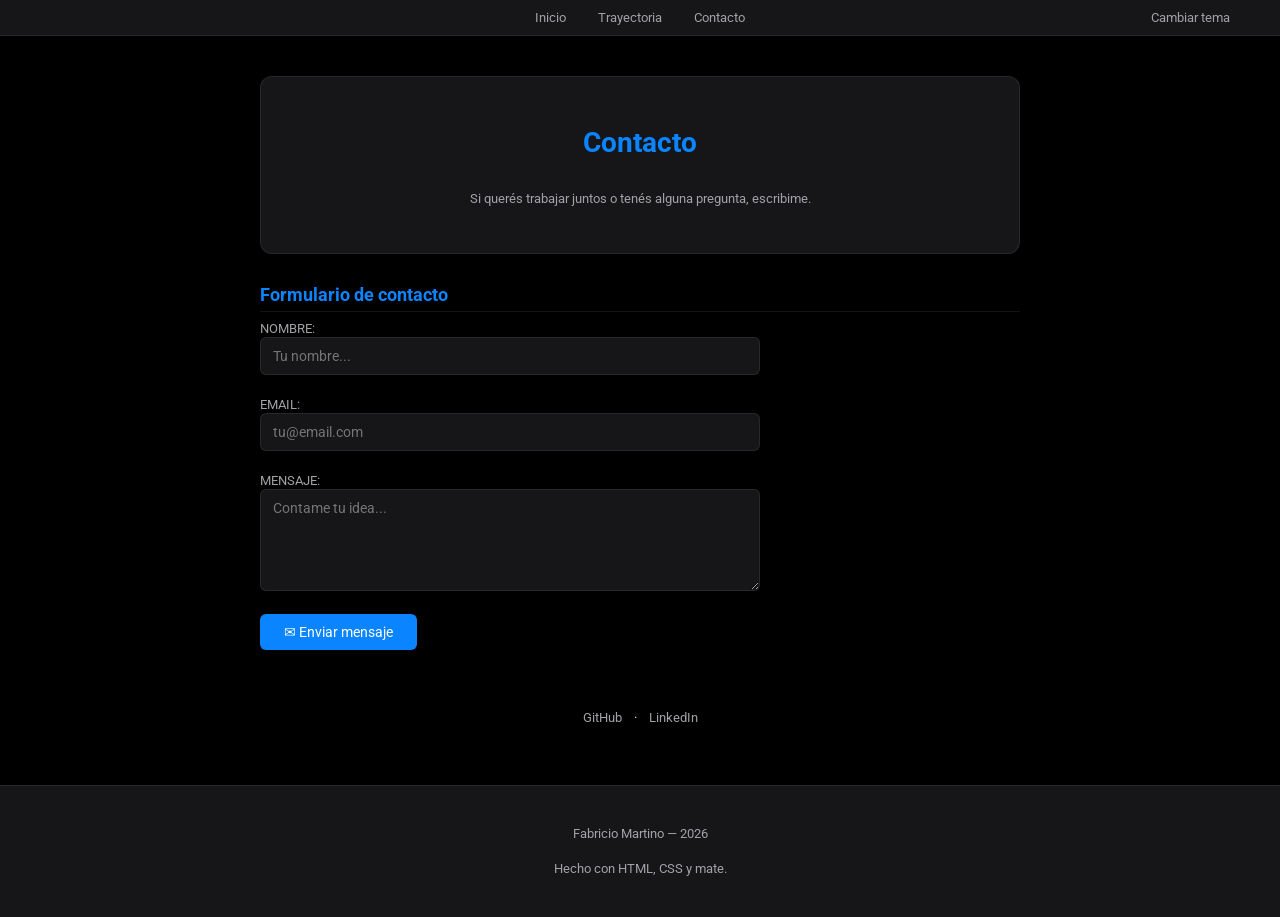
<file: html/contacto.html>
<!DOCTYPE html>
<html lang="es">
<head>
    <meta charset="UTF-8" />
    <meta name="viewport" content="width=device-width, initial-scale=1.0" />
    <title>Contacto — Fabricio Martino</title>
    <link rel="stylesheet" href="../css/estilos.css" />
    <link rel="preconnect" href="https://fonts.googleapis.com">
    <link href="https://fonts.googleapis.com/css2?family=Roboto&display=swap" rel="stylesheet">
</head>
<body>

    <nav>
        <a href="../index.html">Inicio</a>
        <a href="../html/trayectoria.html">Trayectoria</a>
        <a href="../html/contacto.html">Contacto</a>
        <button onclick="cambiarTema()">Cambiar tema</button>
    </nav>

    <main>

        <header>
            <h1>Contacto</h1>
            <p class="subtitulo">Si querés trabajar juntos o tenés alguna pregunta, escribime.</p>
        </header>

        <section id="contacto">
            <h2>Formulario de contacto</h2>
            <form action="https://formspree.io/f/myknvwpz" method="POST">
                <label for="nombre">Nombre:</label><br />
                <input type="text" id="nombre" name="nombre" placeholder="Tu nombre..." required /><br /><br />

                <label for="email">Email:</label><br />
                <input type="email" id="email" name="email" placeholder="tu@email.com" required /><br /><br />

                <label for="mensaje">Mensaje:</label><br />
                <textarea id="mensaje" name="mensaje" rows="5" placeholder="Contame tu idea..." required></textarea><br /><br />

                <button type="submit">✉ Enviar mensaje</button>
            </form>
        </section>

        <div class="redes">
            <a href="https://github.com" target="https://github.com/mateognovaresio">GitHub</a>
             <span>·</span>
             <a href="https://linkedin.com">LinkedIn</a>
        </div>

    </main>

    <footer>
        <p>Fabricio Martino — 2026</p>
        <p>Hecho con HTML, CSS y mate.</p>
    </footer>

    <script>
        if (localStorage.getItem("tema") === "claro") {
            document.body.classList.add("claro");
        }
        function cambiarTema() {
            document.body.classList.toggle("claro");
            var claro = document.body.classList.contains("claro");
            localStorage.setItem("tema", claro ? "claro" : "oscuro");
        }
    </script>

</body>
</html>
</file>
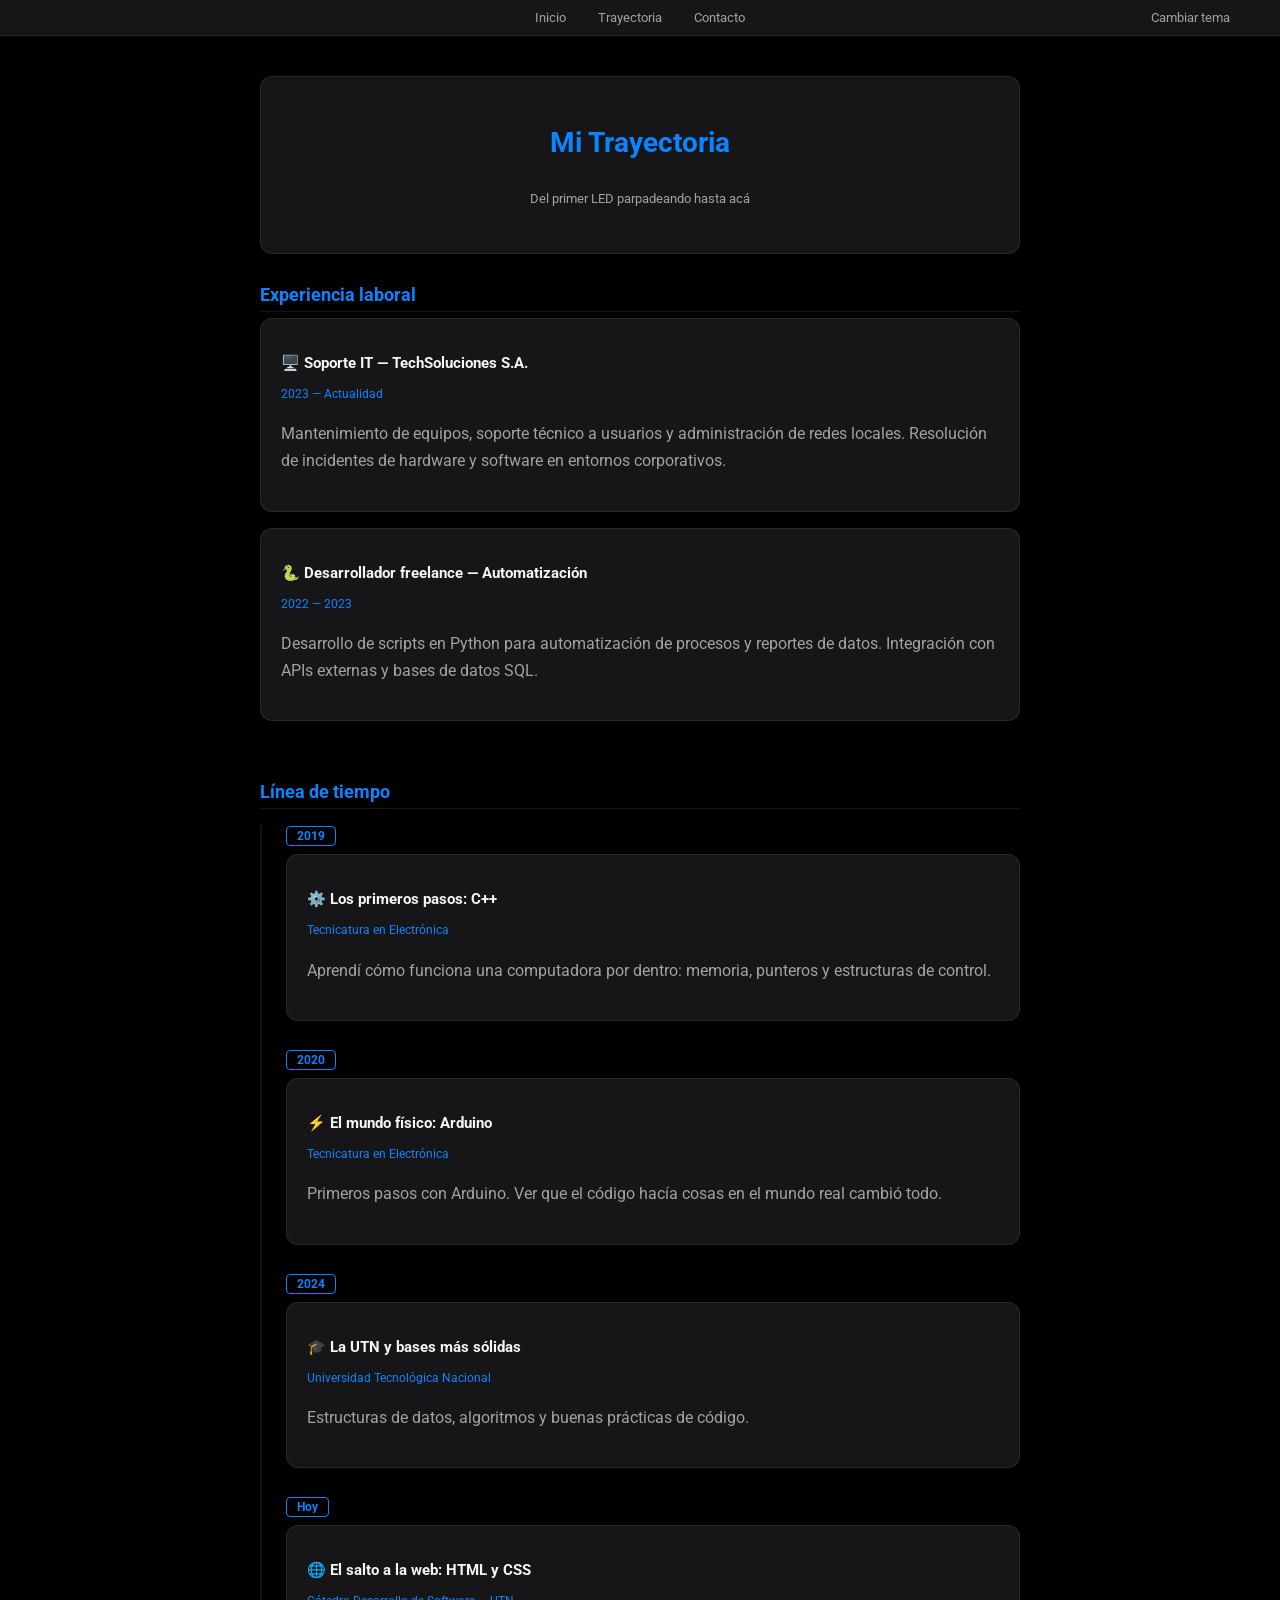
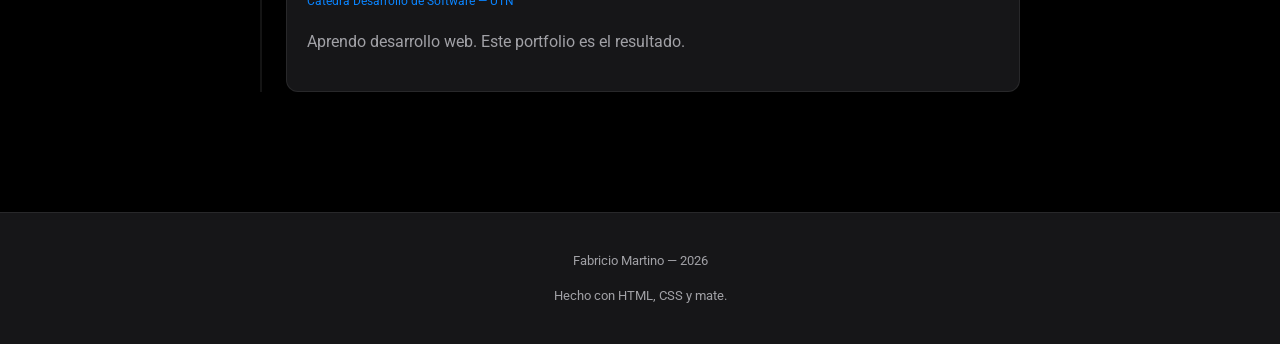
<file: html/trayectoria.html>
<!DOCTYPE html>
<html lang="es">
<head>
    <meta charset="UTF-8" />
    <meta name="viewport" content="width=device-width, initial-scale=1.0" />
    <title>Trayectoria — Fabricio Martino</title>
    <link rel="stylesheet" href="../css/estilos.css" />
    <link rel="stylesheet" href="../css/trayectoria.css" />
    <link rel="preconnect" href="https://fonts.googleapis.com">
    <link href="https://fonts.googleapis.com/css2?family=Roboto&display=swap" rel="stylesheet">
</head>
<body>

    <nav>
        <a href="../index.html">Inicio</a>
        <a href="../html/trayectoria.html">Trayectoria</a>
        <a href="../html/contacto.html">Contacto</a>
        <button onclick="cambiarTema()">Cambiar tema</button>
    </nav>

    <main>

        <header>
            <h1>Mi Trayectoria</h1>
            <p class="subtitulo">Del primer LED parpadeando hasta acá</p>
        </header>

        <section id="experiencia">
            <h2>Experiencia laboral</h2>

            <article>
                <h3>🖥️ Soporte IT — TechSoluciones S.A.</h3>
                <p class="fecha">2023 — Actualidad</p>
                <p>Mantenimiento de equipos, soporte técnico a usuarios y administración de redes locales. Resolución de incidentes de hardware y software en entornos corporativos.</p>
            </article>

            <article>
                <h3>🐍 Desarrollador freelance — Automatización</h3>
                <p class="fecha">2022 — 2023</p>
                <p>Desarrollo de scripts en Python para automatización de procesos y reportes de datos. Integración con APIs externas y bases de datos SQL.</p>
            </article>
        </section>

        <section id="timeline">
            <h2>Línea de tiempo</h2>

            <div class="timeline">

                <div class="timeline-item">
                    <span class="anio">2019</span>
                    <article>
                        <h3>⚙️ Los primeros pasos: C++</h3>
                        <p class="fecha">Tecnicatura en Electrónica</p>
                        <p>Aprendí cómo funciona una computadora por dentro: memoria, punteros y estructuras de control.</p>
                    </article>
                </div>

                <div class="timeline-item">
                    <span class="anio">2020</span>
                    <article>
                        <h3>⚡ El mundo físico: Arduino</h3>
                        <p class="fecha">Tecnicatura en Electrónica</p>
                        <p>Primeros pasos con Arduino. Ver que el código hacía cosas en el mundo real cambió todo.</p>
                    </article>
                </div>

                <div class="timeline-item">
                    <span class="anio">2024</span>
                    <article>
                        <h3>🎓 La UTN y bases más sólidas</h3>
                        <p class="fecha">Universidad Tecnológica Nacional</p>
                        <p>Estructuras de datos, algoritmos y buenas prácticas de código.</p>
                    </article>
                </div>

                <div class="timeline-item">
                    <span class="anio">Hoy</span>
                    <article>
                        <h3>🌐 El salto a la web: HTML y CSS</h3>
                        <p class="fecha">Cátedra Desarrollo de Software — UTN</p>
                        <p>Aprendo desarrollo web. Este portfolio es el resultado.</p>
                    </article>
                </div>

            </div>
        </section>

    </main>

    <footer>
        <p>Fabricio Martino — 2026</p>
        <p>Hecho con HTML, CSS y mate.</p>
    </footer>

    <script>
        if (localStorage.getItem("tema") === "claro") {
            document.body.classList.add("claro");
        }
        function cambiarTema() {
            document.body.classList.toggle("claro");
            var claro = document.body.classList.contains("claro");
            localStorage.setItem("tema", claro ? "claro" : "oscuro");
        }
    </script>

</body>
</html>
</file>
<file: css/estilos.css>
@import url('https://fonts.googleapis.com/css2?family=Roboto&display=swap');

/* variables de color */
:root {
    --fondo: #000000;
    --texto: #f5f5f7;
    --acento: #0a84ff;
    --fondoTarjeta: rgba(28,28,30,0.8);
    --borde: rgba(255,255,255,0.08);
    --gris: #a1a1a6;
}

body.claro {
    --fondo: #ffffff;
    --texto: #1d1d1f;
    --acento: #0071e3;
    --fondoTarjeta: rgba(255,255,255,0.8);
    --borde: rgba(0,0,0,0.08);
    --gris: #6e6e73;
}

body {
    font-family: 'Roboto', sans-serif;
    background-color: var(--fondo);
    color: var(--texto);
    margin: 0;
    padding: 0;
}

/* nav */
nav {
    background-color: var(--fondoTarjeta);
    border-bottom: 1px solid var(--borde);
    padding: 10px 40px;
    display: flex;
    align-items: center;
    justify-content: center;
    gap: 32px;
    position: sticky;
    top: 0;
    z-index: 10;
}

nav a {
    color: var(--gris);
    text-decoration: none;
    font-size: 13px;
}

nav a:hover {
    color: var(--acento);
}

nav button {
    position: absolute;
    right: 40px;
    cursor: pointer;
    padding: 4px 10px;
    background: transparent;
    color: var(--gris);
    border: none;
    font-size: 13px;
    font-family: 'Roboto', sans-serif;
}

nav button:hover {
    color: var(--acento);
}

/* contenido */
main {
    max-width: 760px;
    margin: 0 auto;
    padding: 40px 20px 60px;
}

/* header */
header {
    display: flex;
    align-items: center;
    justify-content: center;
    gap: 10px;
    padding: 30px;
    margin-bottom: 30px;
    border: 1px solid var(--borde);
    border-radius: 12px;
    background-color: var(--fondoTarjeta);
    flex-direction: column;
}

.headerHorizontal{
    display: flex;
    align-items: center;
    justify-content: left;
    gap: 5px;
    padding: 30px 0 30px;
    flex-direction: row;
}

header img {
    width: 160px;
    height: 160px;
    object-fit: cover;
    border-radius: 50%;
    border: none;
    justify-content: left;
    margin-right: 30px;
    margin-left: 30px;
}

.info {
    display: flex;
    flex-direction: column;
    justify-content: center;
    text-align: center;
    flex: 1;
}

h1 {
    color: var(--acento);
    font-size: 28px;
    margin-bottom: 6px;
}

.titulo {
    color: var(--texto);
    font-size: 15px;
    margin-bottom: 4px;
}

.subtitulo {
    color: var(--gris);
    font-size: 13px;
}

/* secciones */
section {
    margin-bottom: 60px;
}

h2 {
    color: var(--acento);
    font-size: 18px;
    margin-bottom: 6px;
    padding-bottom: 6px;
    border-bottom: 1px solid var(--borde);
}

p {
    line-height: 1.7;
    color: var(--gris);
}

ul {
    padding-left: 20px;
    line-height: 2.2;
    color: var(--gris);
}

a {
    color: var(--acento);
    text-decoration: none;
}

a:hover {
    text-decoration: underline;
}

/* articulos genericos */
article {
    background-color: var(--fondoTarjeta);
    border: 1px solid var(--borde);
    border-radius: 12px;
    padding: 20px;
    margin-bottom: 16px;
}

article:hover {
    border-color: var(--acento);
}

article h3 {
    font-size: 15px;
    margin-bottom: 6px;
    color: var(--texto);
}

/* cartas de proyecto con imagen */
.cartaProyecto {
    padding: 0;
    overflow: hidden;
    display: flex;
    flex-direction: column;
}

.cartaProyecto img {
    width: 100%;
    height: 160px;
    object-fit: cover;
    display: block;
}

.infoProyecto {
    padding: 16px;
}

.infoProyecto h3 {
    font-size: 15px;
    margin-bottom: 6px;
    color: var(--texto);
}

.infoProyecto p {
    font-size: 13px;
}

/* fecha */
.fecha {
    font-size: 12px;
    color: var(--acento);
    margin-bottom: 8px;
}

/* formulario */
form {
    max-width: 500px;
}

form label {
    font-size: 13px;
    color: var(--gris);
    text-transform: uppercase;
}

form input,
form textarea {
    width: 100%;
    padding: 10px 12px;
    border: 1px solid var(--borde);
    border-radius: 6px;
    background-color: var(--fondoTarjeta);
    color: var(--texto);
    font-family: 'Roboto', sans-serif;
    font-size: 14px;
    box-sizing: border-box;
    outline: none;
}

form input:focus,
form textarea:focus {
    border-color: var(--acento);
}

form button {
    padding: 10px 24px;
    background-color: var(--acento);
    color: white;
    border: none;
    border-radius: 6px;
    cursor: pointer;
    font-family: 'Roboto', sans-serif;
    font-size: 14px;
}

form button:hover {
    opacity: 0.85;
}

.redes {
    display: flex;
    justify-content: center;
    gap: 12px;
    font-size: 13px;
    margin-top: 10px;
}

.redes a {
    color: var(--gris);
    text-decoration: none;
}

.redes a:hover {
    color: var(--texto);
}

/* pie */
footer {
    background-color: var(--fondoTarjeta);
    border-top: 1px solid var(--borde);
    text-align: center;
    padding: 24px 20px;
    color: var(--gris);
    font-size: 13px;
    line-height: 2;
}

/* responsive */
@media (max-width: 600px) {
    nav {
        flex-wrap: wrap;
        gap: 10px;
    }
    nav button {
        margin-left: 0;
    }
    h1 {
        font-size: 22px;
    }
}
</file>
<file: css/trayectoria.css>
/* estilos exclusivos de trayectoria */

.timeline {
    border-left: 2px solid var(--borde);
    padding-left: 24px;
    margin-top: 16px;
}

.timeline-item {
    margin-bottom: 28px;
}

.anio {
    display: inline-block;
    font-size: 12px;
    font-weight: bold;
    color: var(--acento);
    border: 1px solid var(--acento);
    padding: 2px 10px;
    border-radius: 4px;
    margin-bottom: 8px;
}

.timeline-item article {
    margin-bottom: 0;
}
</file>
